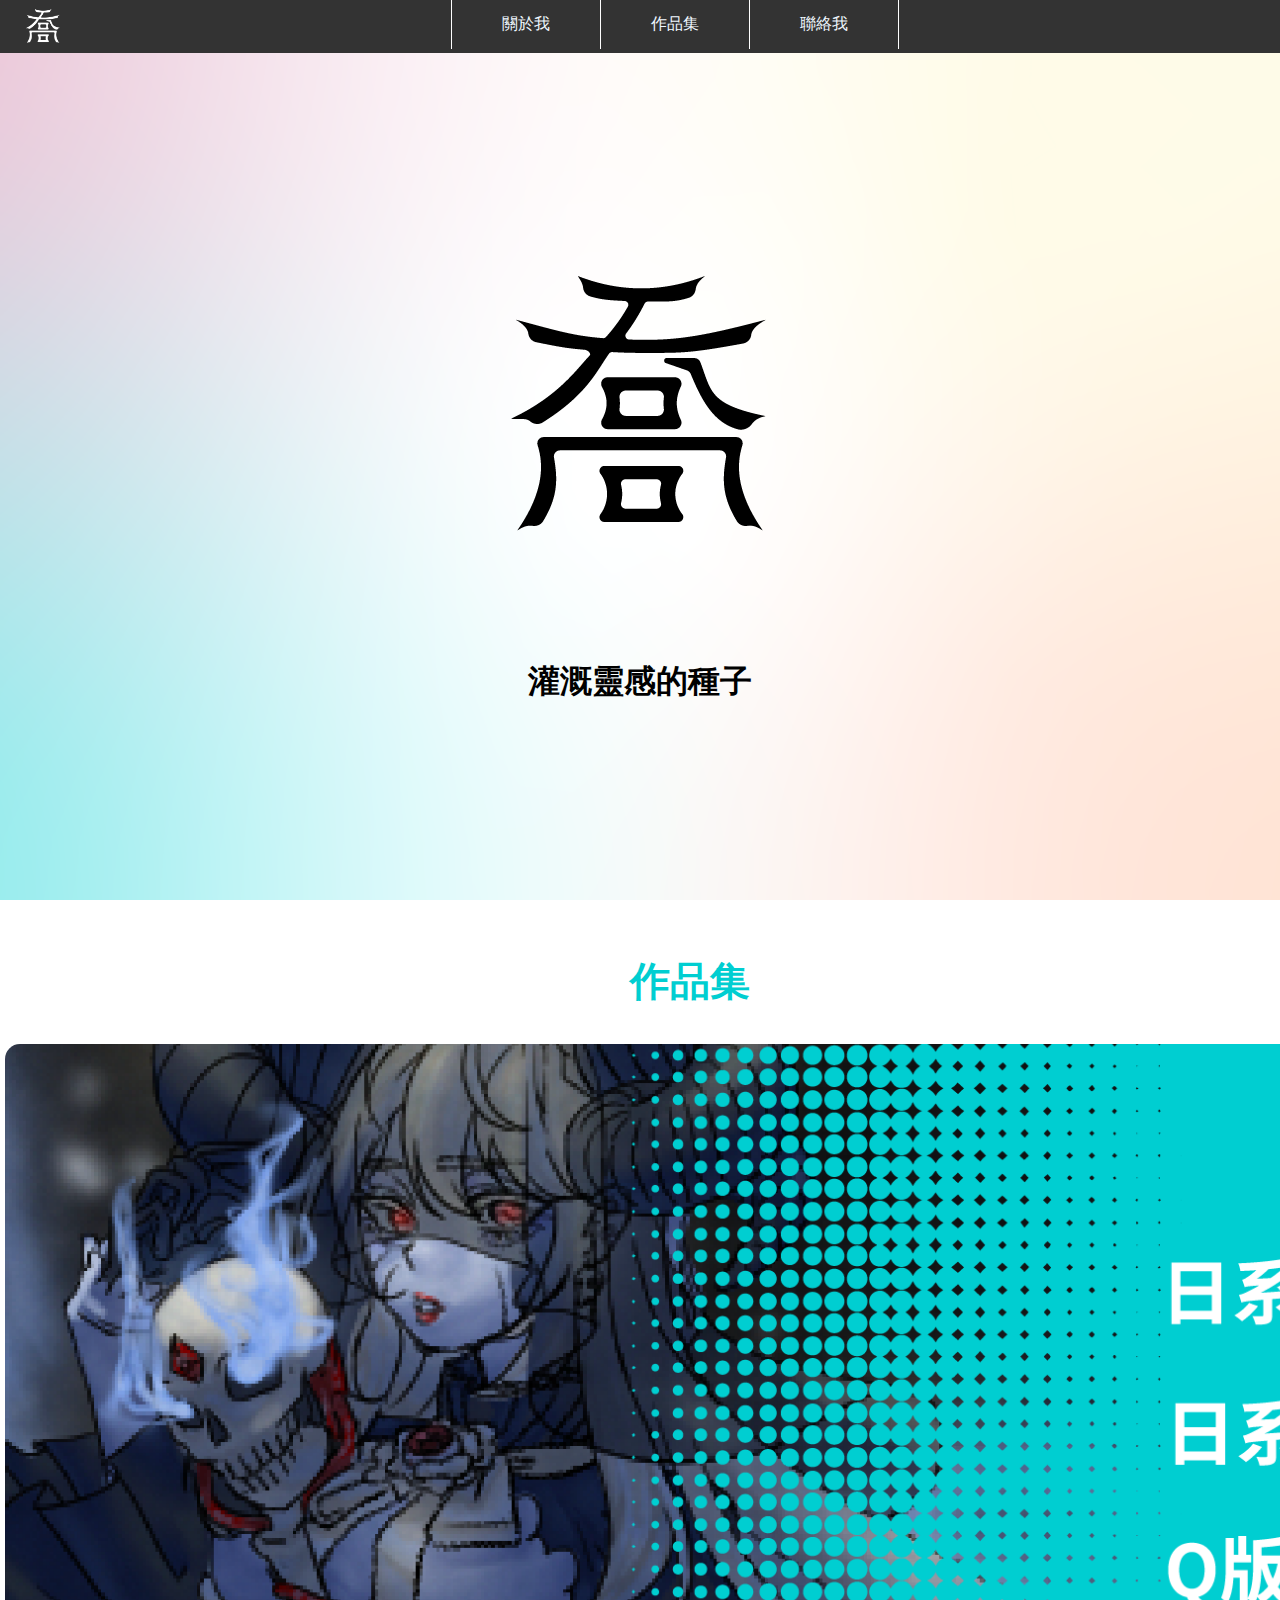
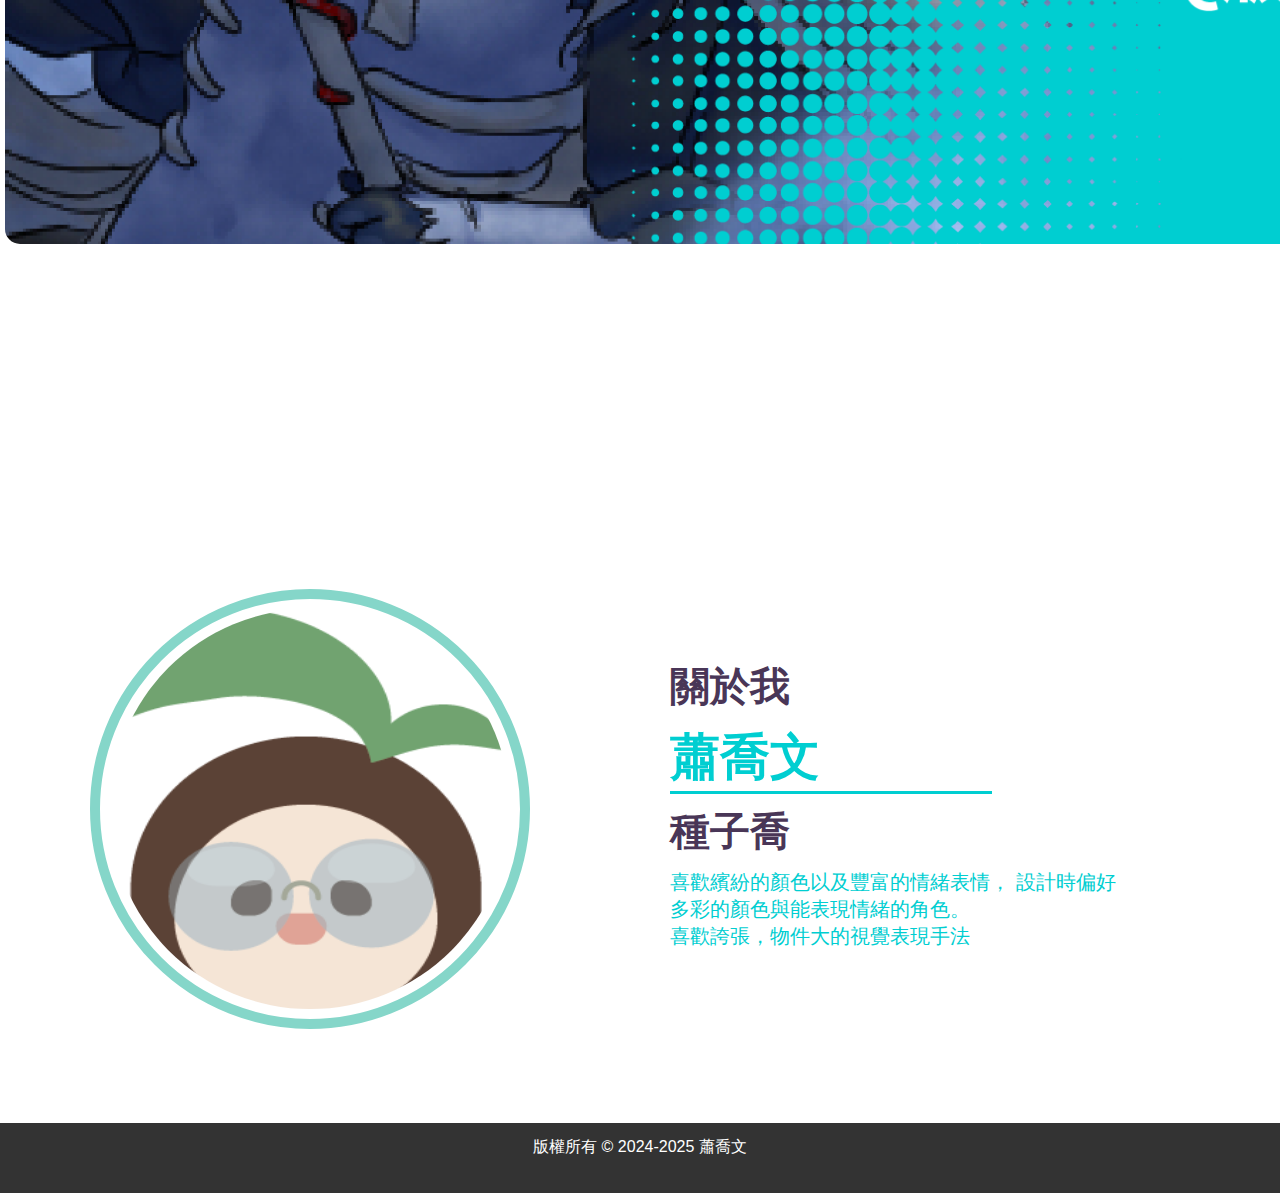
<file: index.html>
<!DOCTYPE html>
<html lang="en">

<head>
    <meta charset="UTF-8">
    <meta name="viewport" content="width=device-width, initial-scale=1.0">
    <meta http-equiv="X-UA-Compatible" content="ie=edge">
    <title>主頁</title>
    <link rel="stylesheet" href="./css/index.css">
</head>

<body>

    <div class="wrap">
        <!-- 左側放LOGO 中間放選單 右側放社群連結 部落格 FB YT -->
        <div class="tex">
            <a href="./index.html"><img src="./img/LOGO.png" alt=""></a>
            <ul>
                <li style="border-left:1px solid #fff"><a href="./index.html">關於我</a></li>
                <li><a href="./portfolio.html">作品集</a></li>
                <li><a href="./email.html">聯絡我</a></li>
            </ul>
        </div>
        <div class="header">
            <div class="photo">
                <img src="./img/LOGO-2.png" alt="">
            </div>
            <div class="txt">
                <h1>灌溉靈感的種子</h1>
            </div>
        </div>
        <!-- 旋轉木馬效果,放類別圖片 並連結至作品集網頁 -->
        <!-- ACG 童書插畫 平面設計 -->
        <div class="ph">
            <h1>作品集</h1>
            <div class="portfolio">
                <ul>
                    <li><img src="./img/banner1.png"" alt="">
                    </li>
                    <li><img src="./img/banner2.png" alt=""></li>
                    <li><img src="./img/banner3.png" alt=""></li>
                </ul>
            </div>
        </div>
        <script src="./light/js/jquery-1.11.3.min.js"></script>
        <script src="./light/js/jquery.jcarousellite.min.js"></script>
        <script>
            $(function () {
                $('.portfolio').jCarouselLite({
                    auto: 1200,
                    speed: 600,
                    scroll: 1,
                    visible: 1,
                });
            });
        </script>
        <!-- 兩欄式 左邊大頭照 右邊自介-->
        <div class="mysf">
            <div class="box1"><img src="./img/head.png" alt=""></div>
            <div class="box2">
                <h3>關於我</h3>
                <h2>蕭喬文</h2>
                <h3>種子喬</h3>
                <p>喜歡繽紛的顏色以及豐富的情緒表情，
                    設計時偏好多彩的顏色與能表現情緒的角色。</br>
                    喜歡誇張，物件大的視覺表現手法</p>
            </div>

        </div>
        <div class="footer">
            <p>版權所有 &copy; 2024-2025 蕭喬文</p>
        </div>
    </div>
</body>

</html>
</file>
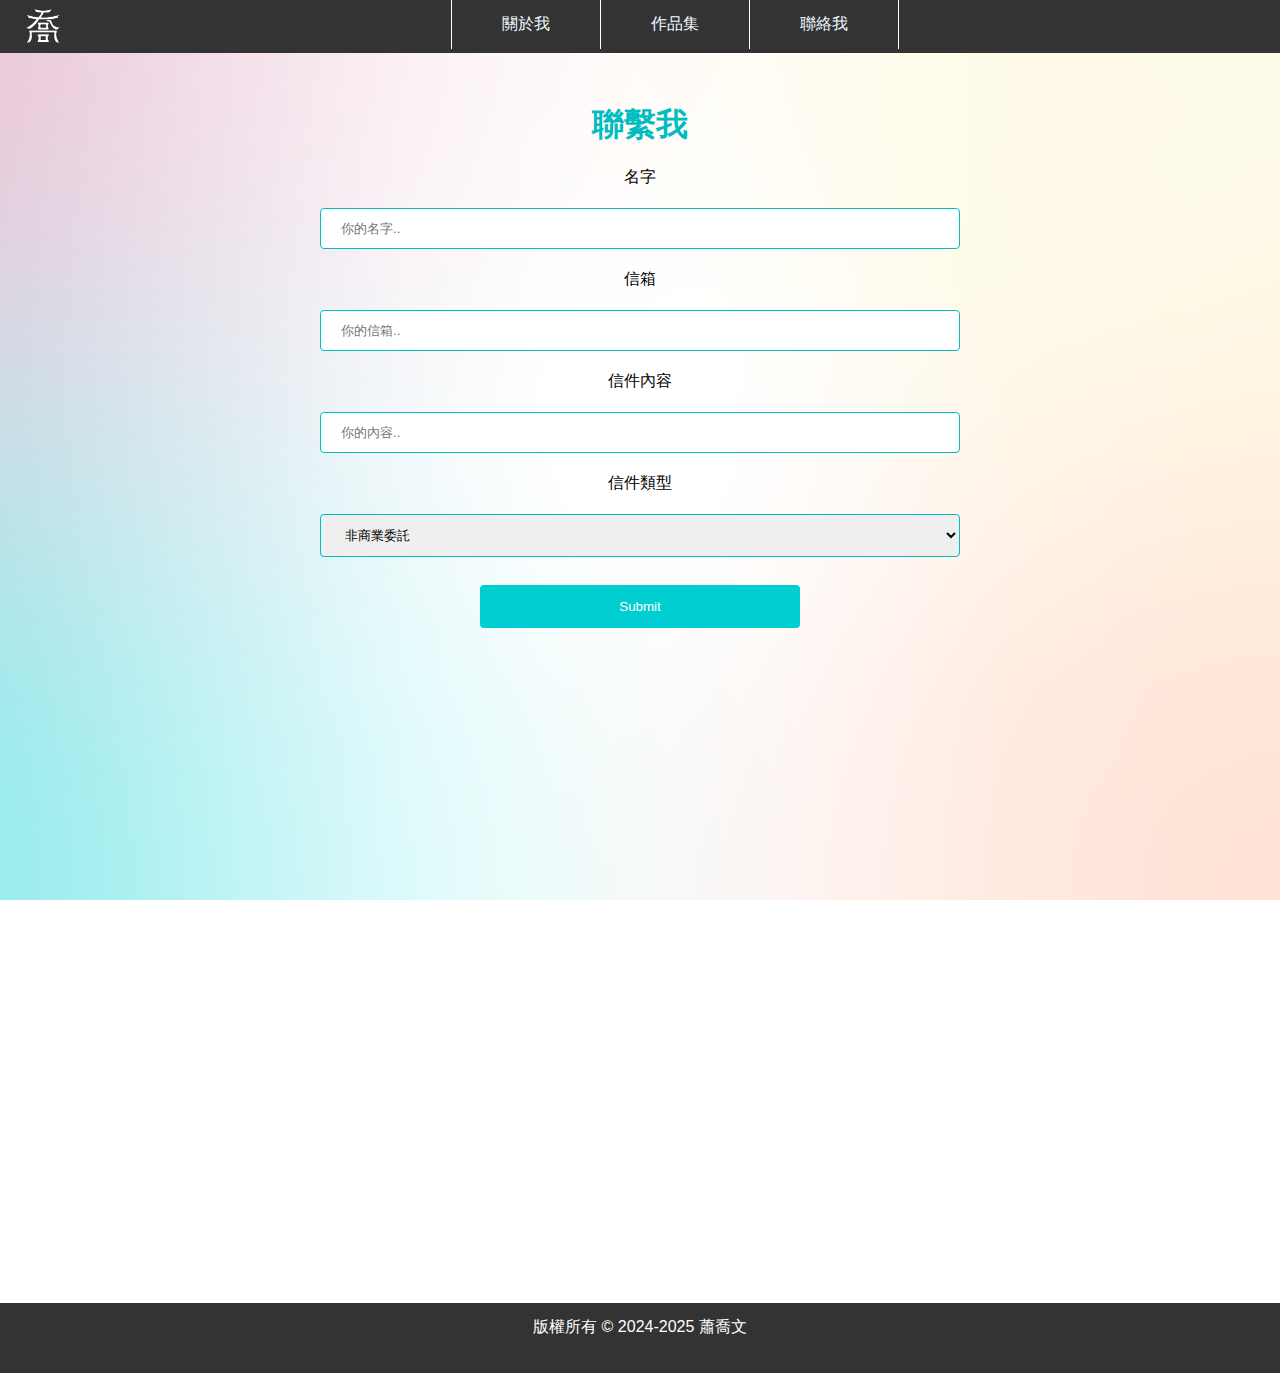
<file: email.html>
<!DOCTYPE html>
<html lang="en">

<head>
    <meta charset="UTF-8">
    <meta name="viewport" content="width=device-width, initial-scale=1.0">
    <meta http-equiv="X-UA-Compatible" content="ie=edge">
    <title>聯絡我</title>
    <link rel="stylesheet" href="./css/email.css">
</head>

<body>
    <div class="wrap">
        <div class="tex">
            <a href="./index.html"><img src="./img/LOGO.png" alt=""></a>
            <ul>
                <li style="border-left:1px solid #fff"><a href="./index.html">關於我</a></li>
                <li><a href="./portfolio.html">作品集</a></li>
                <li><a href="./email.html">聯絡我</a></li>
            </ul>
        </div>
        <div class="header">

            <h1>聯繫我</h1>
            <div class="box1">
                <form action="/action_page.php">
                    <label for="name">名字</label>
                    <input type="text" id="name" name="name" placeholder="你的名字..">

                    <label for="email">信箱</label>
                    <input type="text" id="email" name="email" placeholder="你的信箱..">

                    <label for="mailbox">信件內容</label>
                    <input type="text" id="mailbox" name="mailbox" placeholder="你的內容..">
                    <label for="mail">信件類型</label>
                    <select id="mail" name="mail">
                        <option value="ncm">非商業委託</option>
                        <option value="cm">商業委託</option>
                        <option value="other">其他</option>
                    </select>

                    <input type="submit" value="Submit">
                </form>

            </div>

        </div>
        <div class="footer">
            <p>版權所有 &copy; 2024-2025 蕭喬文</p>
        </div>
    </div>
</body>

</html>
</file>
<file: css/index.css>
*{
    margin: 0;
    padding: 0;
    font-family: 'Trebuchet MS', 'Lucida Sans Unicode', 'Lucida Grande', 'Lucida Sans', Arial, sans-serif;
    list-style: none;
}
body{
    overflow-x: hidden;
    background-image: url(../img/background.png);
    background-repeat: no-repeat;
    background-attachment: fixed;
    background-position: center;
    background-size: cover;
}
a{
    text-decoration: none;
}
.wrap{
    width: 100%;

}
.tex img{
    width: 40px;
    
    padding: 3px;    
    float: left;
    margin: 3px;
    margin-left: 20px;
    z-index: 50;
}
.tex{
    width: 100%;
    text-align: center;
    position: sticky;
    top: 0;
    display: block;
    background-color: #333;
    z-index: 99;
}
.tex ul{
    display: inline-block;
}
.tex li{
    background-color: #333;
    float: left;
    height: inherit;
    border-right: 1px solid #ffffff;
}
.tex li a{
    display: block;
    color: aliceblue;
    padding: 14px;
    padding-left: 50px;
    padding-right: 50px;
    
}
.tex li:hover{
    background-color: #00CED1;
}
.header{
    /* height: 800px; */
    text-align: center;
    padding: 200px;
}
.header h1::before{
    content: '';
    display: block;
    margin-top: 50px;
    margin-bottom: 50px;
    width: 0%;
    height: 3px;
    background-color: #333;
    transition: width .5s
}
.header:hover h1::before{
    width: 100%;
}
.ph{
    text-align: center;
}
.ph h1{
   font-size: 40px;
   margin-left: 100px;
   margin-top: 50px;
   margin-bottom: 30px;
   color: #00CED1;
}
.portfolio img{
    object-fit: cover;
    width: 100%;
    height: 100%;
}
.portfolio{
    width: 100%;
    margin: auto;
    
    /* height: 810px; */
}
.portfolio img{
    border-radius: 15px;
    width: 1900px;
    height: 800px;
    margin: 5px;
    vertical-align: top;
}
.mysf{
    margin-top: 250px;
    padding: 50px;
    text-align: center;
    display: flex;
    flex-direction: row;
    flex-wrap: nowrap;
}
.box1{
    width: 50%;
}
.box2{
    width: 50%;
    text-align: left;
    padding: 100px;
}
.box2 h3{
    margin-top: 10px;
    margin-bottom: 10px;
    font-size: 40px;
    color: #493657;
}
.box2 h2{
    font-size: 50px;
    color: #00CED1;
}
.box2 h2::after{
    content: '';
    display: block;
    margin-bottom: 10px;
    width: 70%;
    height: 3px;
    background-color: #00CED1;
    transition: width .5s
}
.box2 p{
    font-size: 20px;
    color: #00CED1;
}
.mysf img{
    width: 400px;
    height: 400px;
    padding: 10px;
    border-radius: 50%;
    border: 10px solid rgb(133, 214, 201);
    margin: 40px;background-color: #ffffff;
}
.footer{
    line-height: 3;
    height: 70px;
    text-align: center;
    background-color:#333;
    color: #ffffff;
}
</file>
<file: css/email.css>
* {
    margin: 0;
    padding: 0;
    font-family: 'Trebuchet MS', 'Lucida Sans Unicode', 'Lucida Grande', 'Lucida Sans', Arial, sans-serif;
    list-style: none;
}

body {
    overflow-x: hidden;
    background-image: url(../img/background.png);
    background-repeat: no-repeat;
    background-attachment: fixed;
    background-position: center;
    background-size: cover;
}

a {
    text-decoration: none;
}

.wrap {
    width: 100%;
}

.tex img {
    width: 40px;
    height: 40px;
    padding: 3px;
    float: left;
    margin: 3px;
    margin-left: 20px;
    z-index: 50;
}

.tex {
    width: 100%;
    text-align: center;
    position: sticky;
    top: 0;
    display: block;
    background-color: #333;
    z-index: 99;
}

.tex ul {
    display: inline-block;
}

.tex li {
    background-color: #333;
    float: left;
    height: inherit;
    border-right: 1px solid #ffffff;
}

.tex li a {
    display: block;
    color: aliceblue;
    padding: 14px;
    padding-left: 50px;
    padding-right: 50px;

}

.tex li:hover {
    background-color: #00CED1;
}

.header {
    text-align: center;
    height: 1200px;
}

.box1 {
    width: 50%;
    display: flex;
    flex-direction: column;
    flex-wrap: wrap;
    border-radius: 5px;
    padding: 20px;
    margin: auto;
}

.header h1{
    color: #00bdc0;
    margin-top: 50px;
}

input[type=text],
select {
    width: 100%;
    padding: 12px 20px;
    margin: 20px 0;
    display: inline-block;
    border: 1px solid #00bdc0;
    border-radius: 4px;
    box-sizing: border-box;
}

input[type=submit] {
    width: 50%;
    background-color: #00CED1;
    color: white;
    padding: 14px 20px;
    margin: 8px 0;
    border: none;
    border-radius: 4px;
    cursor: pointer;
}

input[type=submit]:hover {
    background-color: #00bdc0;
}

.footer {
    line-height: 3;
    height: 70px;
    text-align: center;
    background-color: #333;
    color: #ffffff;
}
</file>
